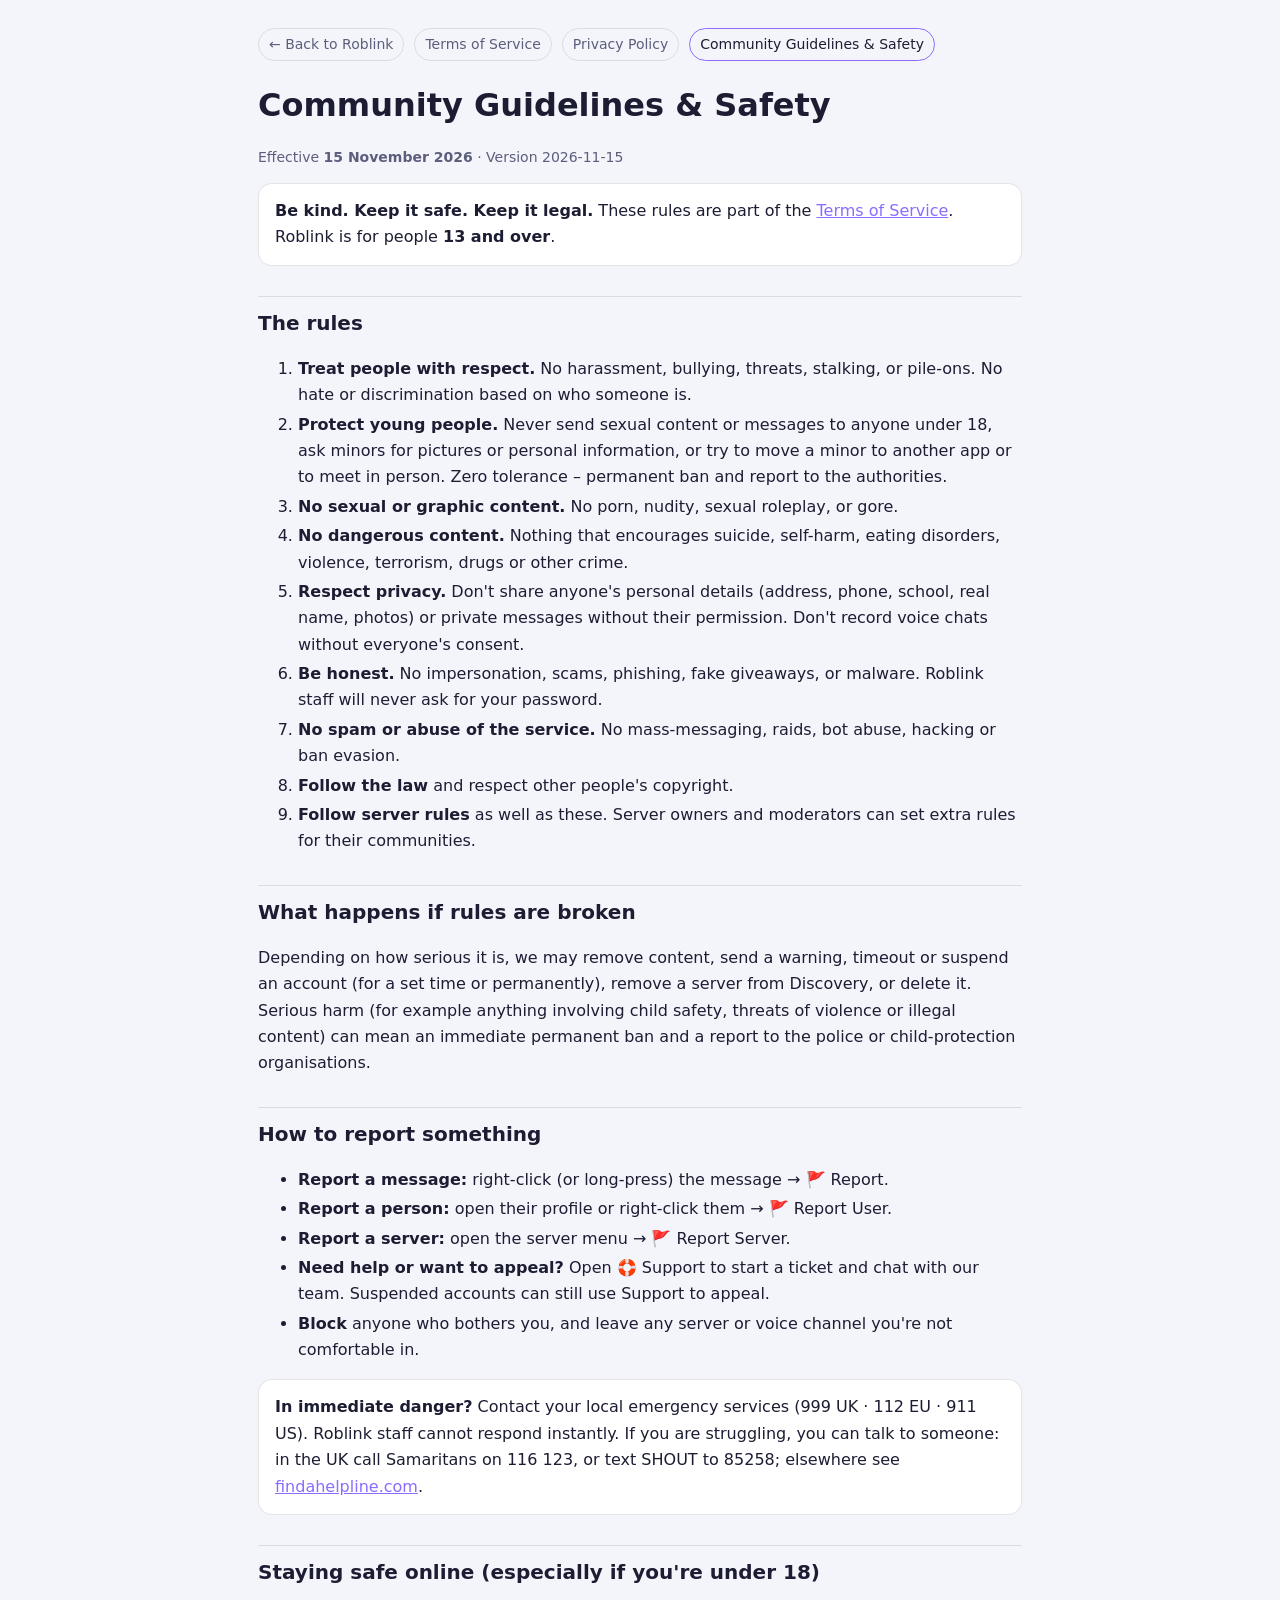
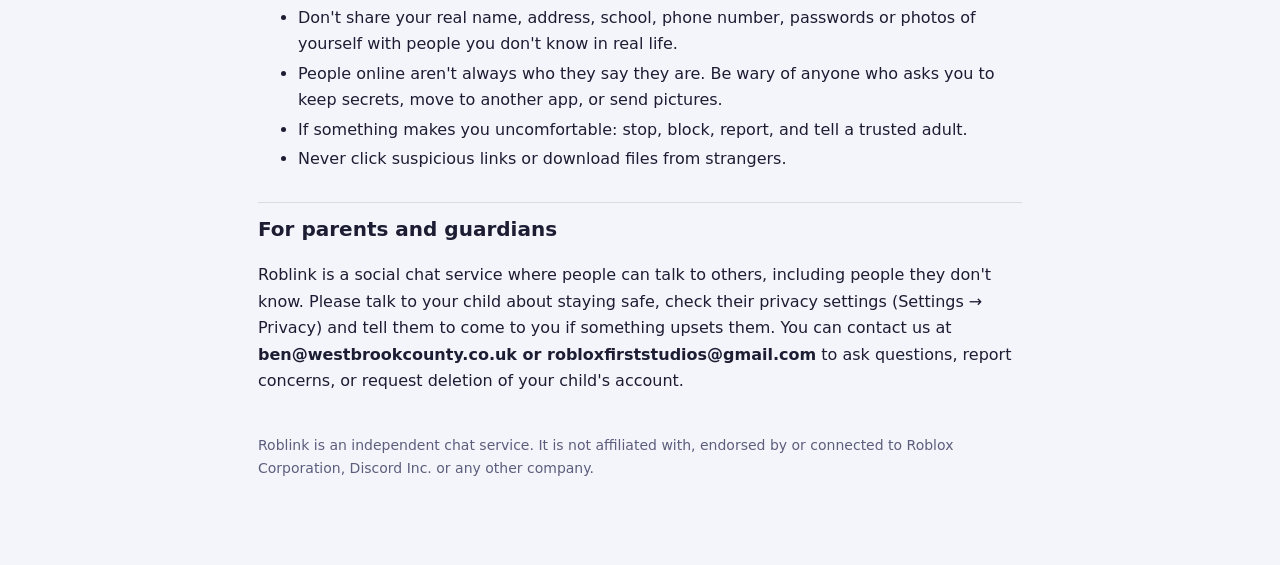
<file: guidelines.html>
<!doctype html><html lang="en"><head><meta charset="utf-8"><meta name="viewport" content="width=device-width,initial-scale=1"><title>Community Guidelines &amp; Safety – Roblink</title><style>
:root{--bg:#0f1020;--card:#171934;--text:#ececf8;--muted:#9a9cc0;--accent:#8b6cff;--line:rgba(255,255,255,.1)}
@media(prefers-color-scheme:light){:root{--bg:#f4f5fb;--card:#fff;--text:#1c1d33;--muted:#5c5e7c;--line:rgba(0,0,0,.1)}}
*{box-sizing:border-box}body{margin:0;background:var(--bg);color:var(--text);font:16px/1.65 Inter,'Segoe UI',system-ui,sans-serif}
.wrap{max-width:800px;margin:0 auto;padding:28px 18px 70px}
nav{display:flex;gap:10px;flex-wrap:wrap;font-size:14px;margin-bottom:18px}nav a{color:var(--muted);text-decoration:none;padding:4px 10px;border-radius:20px;border:1px solid var(--line)}nav a.on,nav a:hover{color:var(--text);border-color:var(--accent)}
h1{font-size:32px;margin:6px 0 4px}h2{font-size:20px;margin:30px 0 6px;padding-top:10px;border-top:1px solid var(--line)}
li{margin:3px 0}.muted{color:var(--muted);font-size:14px}a{color:var(--accent)}
.box{background:var(--card);border:1px solid var(--line);border-radius:14px;padding:14px 16px;margin:14px 0}
.warn{background:#4a1220;color:#ffd5db;border:1px solid #a3243c;border-radius:12px;padding:10px 14px;margin:0 0 16px;font-size:14px;display:none}
table{border-collapse:collapse;width:100%;font-size:14px}td,th{border:1px solid var(--line);padding:7px 9px;text-align:left;vertical-align:top}th{background:var(--card)}
</style></head><body><div class="wrap">
<nav><a href="index.html" class="">← Back to Roblink</a><a href="terms.html" class="">Terms of Service</a><a href="privacy.html" class="">Privacy Policy</a><a href="guidelines.html" class="on">Community Guidelines &amp; Safety</a></nav><div class="warn" id="cfgwarn">⚠️ Site owner: open <b>legal-config.js</b> and fill in your name, contact email and hosting region before launch. This notice disappears once you have.</div>
<h1>Community Guidelines &amp; Safety</h1><p class="muted">Effective <b><span data-l="effective"></span></b> · Version 2026-11-15</p>
<div class="box"><b>Be kind. Keep it safe. Keep it legal.</b> These rules are part of the <a href="terms.html">Terms of Service</a>. Roblink is for people <b>13 and over</b>.</div>

<h2>The rules</h2>
<ol>
<li><b>Treat people with respect.</b> No harassment, bullying, threats, stalking, or pile-ons. No hate or discrimination based on who someone is.</li>
<li><b>Protect young people.</b> Never send sexual content or messages to anyone under 18, ask minors for pictures or personal information, or try to move a minor to another app or to meet in person. Zero tolerance – permanent ban and report to the authorities.</li>
<li><b>No sexual or graphic content.</b> No porn, nudity, sexual roleplay, or gore.</li>
<li><b>No dangerous content.</b> Nothing that encourages suicide, self-harm, eating disorders, violence, terrorism, drugs or other crime.</li>
<li><b>Respect privacy.</b> Don't share anyone's personal details (address, phone, school, real name, photos) or private messages without their permission. Don't record voice chats without everyone's consent.</li>
<li><b>Be honest.</b> No impersonation, scams, phishing, fake giveaways, or malware. Roblink staff will never ask for your password.</li>
<li><b>No spam or abuse of the service.</b> No mass-messaging, raids, bot abuse, hacking or ban evasion.</li>
<li><b>Follow the law</b> and respect other people's copyright.</li>
<li><b>Follow server rules</b> as well as these. Server owners and moderators can set extra rules for their communities.</li>
</ol>

<h2>What happens if rules are broken</h2>
<p>Depending on how serious it is, we may remove content, send a warning, timeout or suspend an account (for a set time or permanently), remove a server from Discovery, or delete it. Serious harm (for example anything involving child safety, threats of violence or illegal content) can mean an immediate permanent ban and a report to the police or child-protection organisations.</p>

<h2>How to report something</h2>
<ul>
<li><b>Report a message:</b> right-click (or long-press) the message → 🚩 Report.</li>
<li><b>Report a person:</b> open their profile or right-click them → 🚩 Report User.</li>
<li><b>Report a server:</b> open the server menu → 🚩 Report Server.</li>
<li><b>Need help or want to appeal?</b> Open 🛟 Support to start a ticket and chat with our team. Suspended accounts can still use Support to appeal.</li>
<li><b>Block</b> anyone who bothers you, and leave any server or voice channel you're not comfortable in.</li>
</ul>
<div class="box"><b>In immediate danger?</b> Contact your local emergency services (999 UK · 112 EU · 911 US). Roblink staff cannot respond instantly. If you are struggling, you can talk to someone: in the UK call Samaritans on 116 123, or text SHOUT to 85258; elsewhere see <a href="https://findahelpline.com">findahelpline.com</a>.</div>

<h2>Staying safe online (especially if you're under 18)</h2>
<ul>
<li>Don't share your real name, address, school, phone number, passwords or photos of yourself with people you don't know in real life.</li>
<li>People online aren't always who they say they are. Be wary of anyone who asks you to keep secrets, move to another app, or send pictures.</li>
<li>If something makes you uncomfortable: stop, block, report, and tell a trusted adult.</li>
<li>Never click suspicious links or download files from strangers.</li>
</ul>

<h2>For parents and guardians</h2>
<p>Roblink is a social chat service where people can talk to others, including people they don't know. Please talk to your child about staying safe, check their privacy settings (Settings → Privacy) and tell them to come to you if something upsets them. You can contact us at <b><span data-l="email"></span></b> to ask questions, report concerns, or request deletion of your child's account.</p>
<p class="muted" style="margin-top:40px">Roblink is an independent chat service. It is not affiliated with, endorsed by or connected to Roblox Corporation, Discord Inc. or any other company.</p></div>
<script src="legal-config.js"></script><script>(function(){var L=window.LEGAL||{};document.querySelectorAll('[data-l]').forEach(function(e){var v=L[e.dataset.l];if(v)e.textContent=v});
var bad=['operator','email','region'].some(function(k){return !L[k]||String(L[k]).indexOf('[')>-1});if(bad)document.getElementById('cfgwarn').style.display='block'})()</script></body></html>
</file>
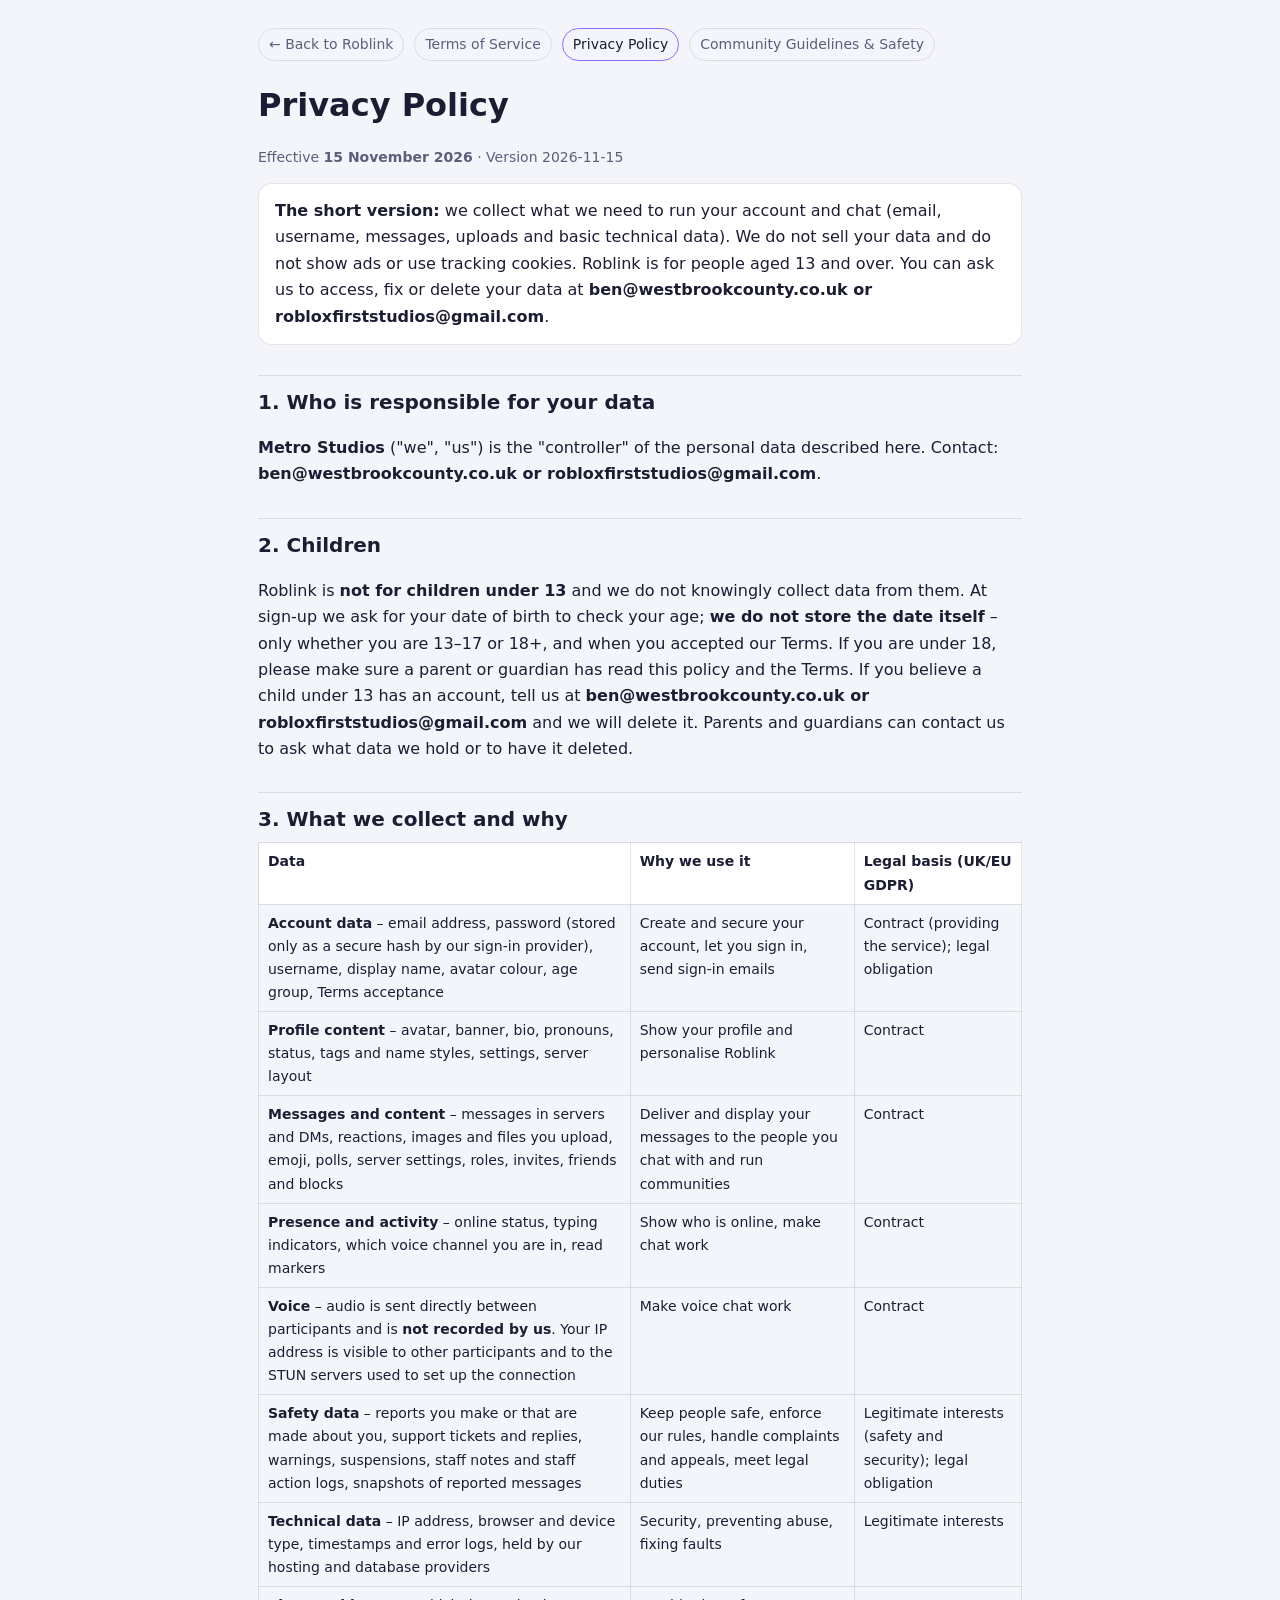
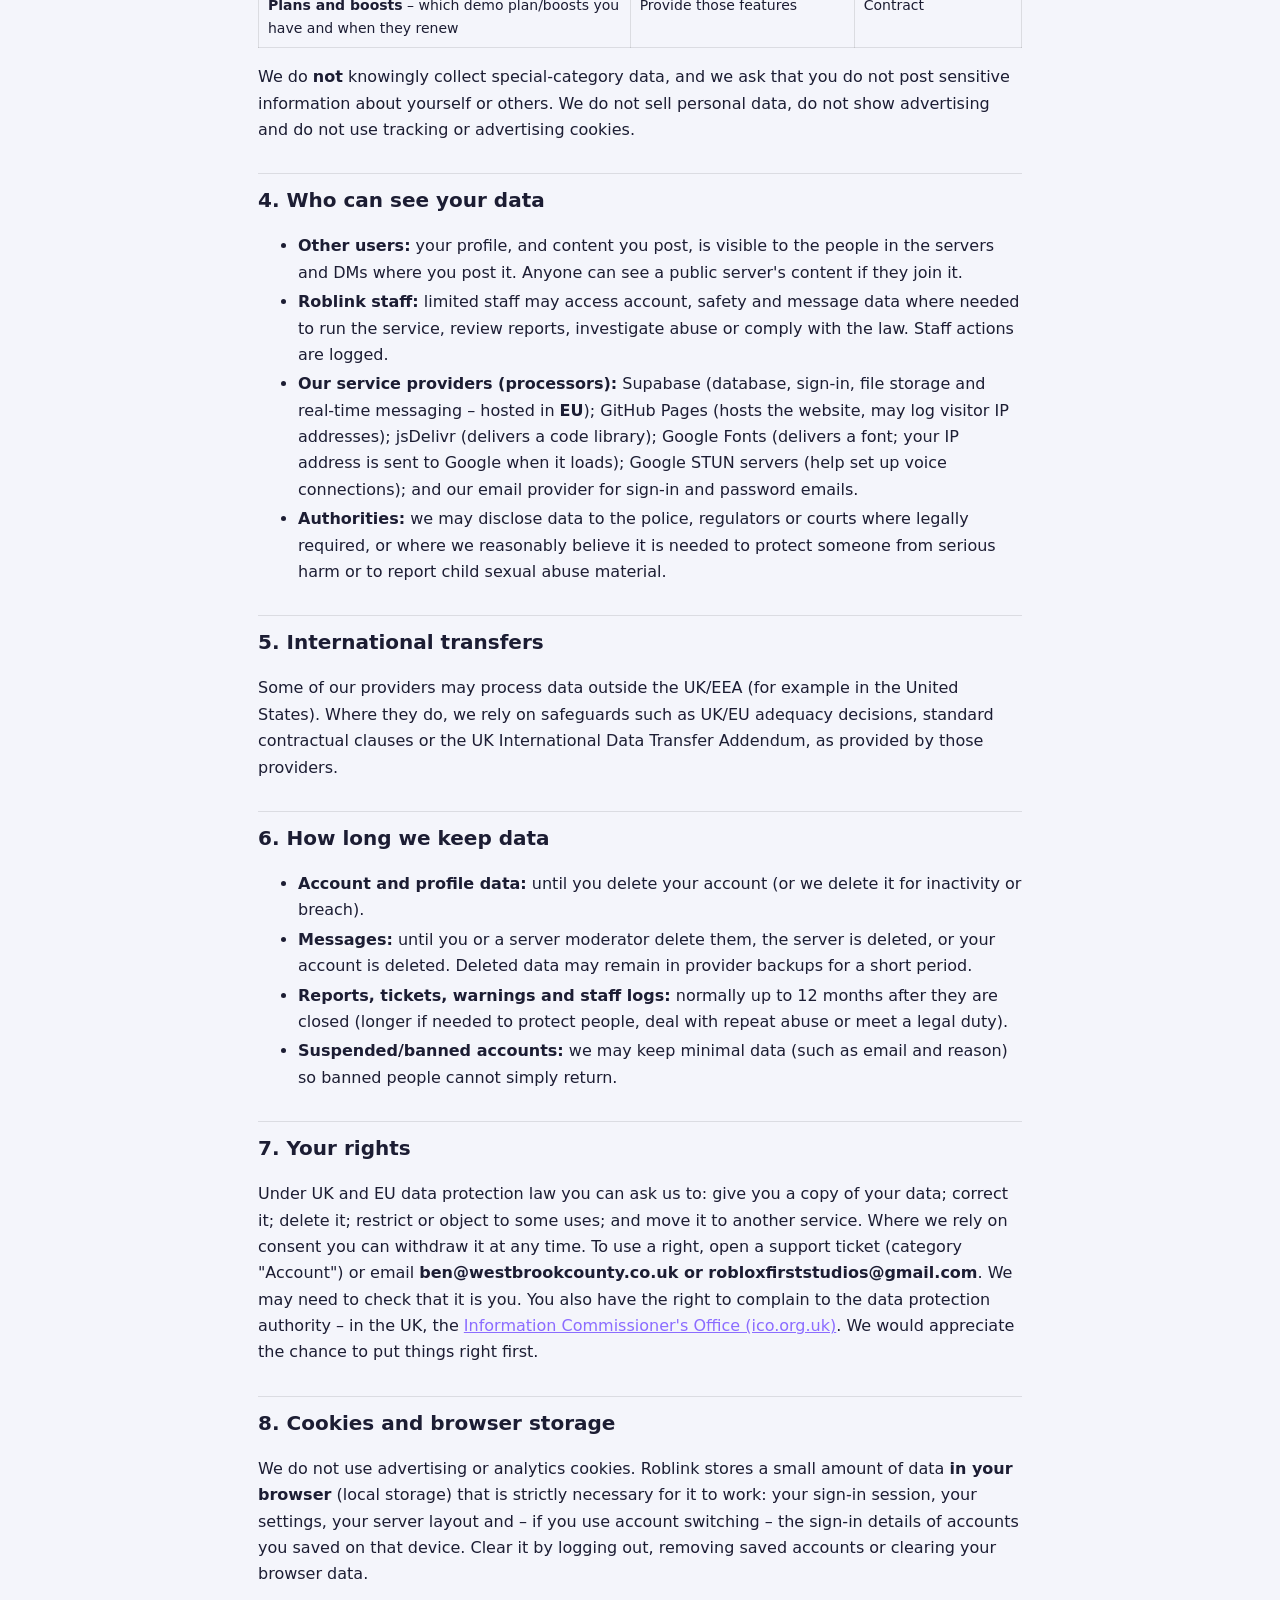
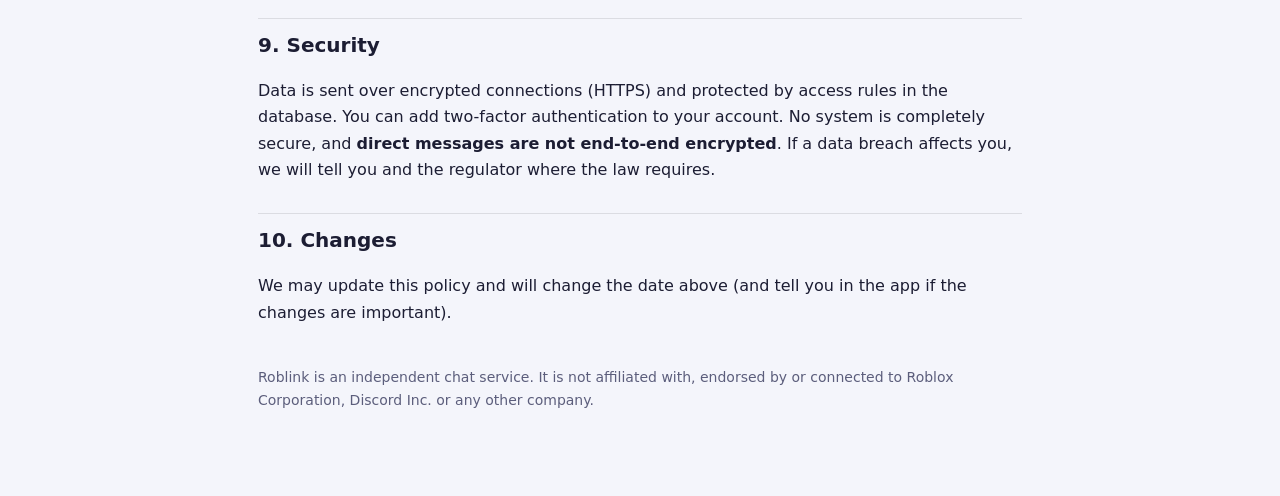
<file: privacy.html>
<!doctype html><html lang="en"><head><meta charset="utf-8"><meta name="viewport" content="width=device-width,initial-scale=1"><title>Privacy Policy – Roblink</title><style>
:root{--bg:#0f1020;--card:#171934;--text:#ececf8;--muted:#9a9cc0;--accent:#8b6cff;--line:rgba(255,255,255,.1)}
@media(prefers-color-scheme:light){:root{--bg:#f4f5fb;--card:#fff;--text:#1c1d33;--muted:#5c5e7c;--line:rgba(0,0,0,.1)}}
*{box-sizing:border-box}body{margin:0;background:var(--bg);color:var(--text);font:16px/1.65 Inter,'Segoe UI',system-ui,sans-serif}
.wrap{max-width:800px;margin:0 auto;padding:28px 18px 70px}
nav{display:flex;gap:10px;flex-wrap:wrap;font-size:14px;margin-bottom:18px}nav a{color:var(--muted);text-decoration:none;padding:4px 10px;border-radius:20px;border:1px solid var(--line)}nav a.on,nav a:hover{color:var(--text);border-color:var(--accent)}
h1{font-size:32px;margin:6px 0 4px}h2{font-size:20px;margin:30px 0 6px;padding-top:10px;border-top:1px solid var(--line)}
li{margin:3px 0}.muted{color:var(--muted);font-size:14px}a{color:var(--accent)}
.box{background:var(--card);border:1px solid var(--line);border-radius:14px;padding:14px 16px;margin:14px 0}
.warn{background:#4a1220;color:#ffd5db;border:1px solid #a3243c;border-radius:12px;padding:10px 14px;margin:0 0 16px;font-size:14px;display:none}
table{border-collapse:collapse;width:100%;font-size:14px}td,th{border:1px solid var(--line);padding:7px 9px;text-align:left;vertical-align:top}th{background:var(--card)}
</style></head><body><div class="wrap">
<nav><a href="index.html" class="">← Back to Roblink</a><a href="terms.html" class="">Terms of Service</a><a href="privacy.html" class="on">Privacy Policy</a><a href="guidelines.html" class="">Community Guidelines &amp; Safety</a></nav><div class="warn" id="cfgwarn">⚠️ Site owner: open <b>legal-config.js</b> and fill in your name, contact email and hosting region before launch. This notice disappears once you have.</div>
<h1>Privacy Policy</h1><p class="muted">Effective <b><span data-l="effective"></span></b> · Version 2026-11-15</p>
<div class="box"><b>The short version:</b> we collect what we need to run your account and chat (email, username, messages, uploads and basic technical data). We do not sell your data and do not show ads or use tracking cookies. Roblink is for people aged 13 and over. You can ask us to access, fix or delete your data at <b><span data-l="email"></span></b>.</div>

<h2>1. Who is responsible for your data</h2>
<p><b><span data-l="operator"></span></b> ("we", "us") is the "controller" of the personal data described here. Contact: <b><span data-l="email"></span></b>. <span data-l="address"></span></p>

<h2>2. Children</h2>
<p>Roblink is <b>not for children under 13</b> and we do not knowingly collect data from them. At sign-up we ask for your date of birth to check your age; <b>we do not store the date itself</b> – only whether you are 13–17 or 18+, and when you accepted our Terms. If you are under 18, please make sure a parent or guardian has read this policy and the Terms. If you believe a child under 13 has an account, tell us at <b><span data-l="email"></span></b> and we will delete it. Parents and guardians can contact us to ask what data we hold or to have it deleted.</p>

<h2>3. What we collect and why</h2>
<table><tr><th>Data</th><th>Why we use it</th><th>Legal basis (UK/EU GDPR)</th></tr>
<tr><td><b>Account data</b> – email address, password (stored only as a secure hash by our sign-in provider), username, display name, avatar colour, age group, Terms acceptance</td><td>Create and secure your account, let you sign in, send sign-in emails</td><td>Contract (providing the service); legal obligation</td></tr>
<tr><td><b>Profile content</b> – avatar, banner, bio, pronouns, status, tags and name styles, settings, server layout</td><td>Show your profile and personalise Roblink</td><td>Contract</td></tr>
<tr><td><b>Messages and content</b> – messages in servers and DMs, reactions, images and files you upload, emoji, polls, server settings, roles, invites, friends and blocks</td><td>Deliver and display your messages to the people you chat with and run communities</td><td>Contract</td></tr>
<tr><td><b>Presence and activity</b> – online status, typing indicators, which voice channel you are in, read markers</td><td>Show who is online, make chat work</td><td>Contract</td></tr>
<tr><td><b>Voice</b> – audio is sent directly between participants and is <b>not recorded by us</b>. Your IP address is visible to other participants and to the STUN servers used to set up the connection</td><td>Make voice chat work</td><td>Contract</td></tr>
<tr><td><b>Safety data</b> – reports you make or that are made about you, support tickets and replies, warnings, suspensions, staff notes and staff action logs, snapshots of reported messages</td><td>Keep people safe, enforce our rules, handle complaints and appeals, meet legal duties</td><td>Legitimate interests (safety and security); legal obligation</td></tr>
<tr><td><b>Technical data</b> – IP address, browser and device type, timestamps and error logs, held by our hosting and database providers</td><td>Security, preventing abuse, fixing faults</td><td>Legitimate interests</td></tr>
<tr><td><b>Plans and boosts</b> – which demo plan/boosts you have and when they renew</td><td>Provide those features</td><td>Contract</td></tr></table>
<p>We do <b>not</b> knowingly collect special-category data, and we ask that you do not post sensitive information about yourself or others. We do not sell personal data, do not show advertising and do not use tracking or advertising cookies.</p>

<h2>4. Who can see your data</h2>
<ul>
<li><b>Other users:</b> your profile, and content you post, is visible to the people in the servers and DMs where you post it. Anyone can see a public server's content if they join it.</li>
<li><b>Roblink staff:</b> limited staff may access account, safety and message data where needed to run the service, review reports, investigate abuse or comply with the law. Staff actions are logged.</li>
<li><b>Our service providers (processors):</b> Supabase (database, sign-in, file storage and real-time messaging – hosted in <b><span data-l="region"></span></b>); GitHub Pages (hosts the website, may log visitor IP addresses); jsDelivr (delivers a code library); Google Fonts (delivers a font; your IP address is sent to Google when it loads); Google STUN servers (help set up voice connections); and our email provider for sign-in and password emails.</li>
<li><b>Authorities:</b> we may disclose data to the police, regulators or courts where legally required, or where we reasonably believe it is needed to protect someone from serious harm or to report child sexual abuse material.</li>
</ul>

<h2>5. International transfers</h2>
<p>Some of our providers may process data outside the UK/EEA (for example in the United States). Where they do, we rely on safeguards such as UK/EU adequacy decisions, standard contractual clauses or the UK International Data Transfer Addendum, as provided by those providers.</p>

<h2>6. How long we keep data</h2>
<ul>
<li><b>Account and profile data:</b> until you delete your account (or we delete it for inactivity or breach).</li>
<li><b>Messages:</b> until you or a server moderator delete them, the server is deleted, or your account is deleted. Deleted data may remain in provider backups for a short period.</li>
<li><b>Reports, tickets, warnings and staff logs:</b> normally up to 12 months after they are closed (longer if needed to protect people, deal with repeat abuse or meet a legal duty).</li>
<li><b>Suspended/banned accounts:</b> we may keep minimal data (such as email and reason) so banned people cannot simply return.</li>
</ul>

<h2>7. Your rights</h2>
<p>Under UK and EU data protection law you can ask us to: give you a copy of your data; correct it; delete it; restrict or object to some uses; and move it to another service. Where we rely on consent you can withdraw it at any time. To use a right, open a support ticket (category "Account") or email <b><span data-l="email"></span></b>. We may need to check that it is you. You also have the right to complain to the data protection authority – in the UK, the <a href="https://ico.org.uk/make-a-complaint/">Information Commissioner's Office (ico.org.uk)</a>. We would appreciate the chance to put things right first.</p>

<h2>8. Cookies and browser storage</h2>
<p>We do not use advertising or analytics cookies. Roblink stores a small amount of data <b>in your browser</b> (local storage) that is strictly necessary for it to work: your sign-in session, your settings, your server layout and – if you use account switching – the sign-in details of accounts you saved on that device. Clear it by logging out, removing saved accounts or clearing your browser data.</p>

<h2>9. Security</h2>
<p>Data is sent over encrypted connections (HTTPS) and protected by access rules in the database. You can add two-factor authentication to your account. No system is completely secure, and <b>direct messages are not end-to-end encrypted</b>. If a data breach affects you, we will tell you and the regulator where the law requires.</p>

<h2>10. Changes</h2>
<p>We may update this policy and will change the date above (and tell you in the app if the changes are important).</p>
<p class="muted" style="margin-top:40px">Roblink is an independent chat service. It is not affiliated with, endorsed by or connected to Roblox Corporation, Discord Inc. or any other company.</p></div>
<script src="legal-config.js"></script><script>(function(){var L=window.LEGAL||{};document.querySelectorAll('[data-l]').forEach(function(e){var v=L[e.dataset.l];if(v)e.textContent=v});
var bad=['operator','email','region'].some(function(k){return !L[k]||String(L[k]).indexOf('[')>-1});if(bad)document.getElementById('cfgwarn').style.display='block'})()</script></body></html>
</file>
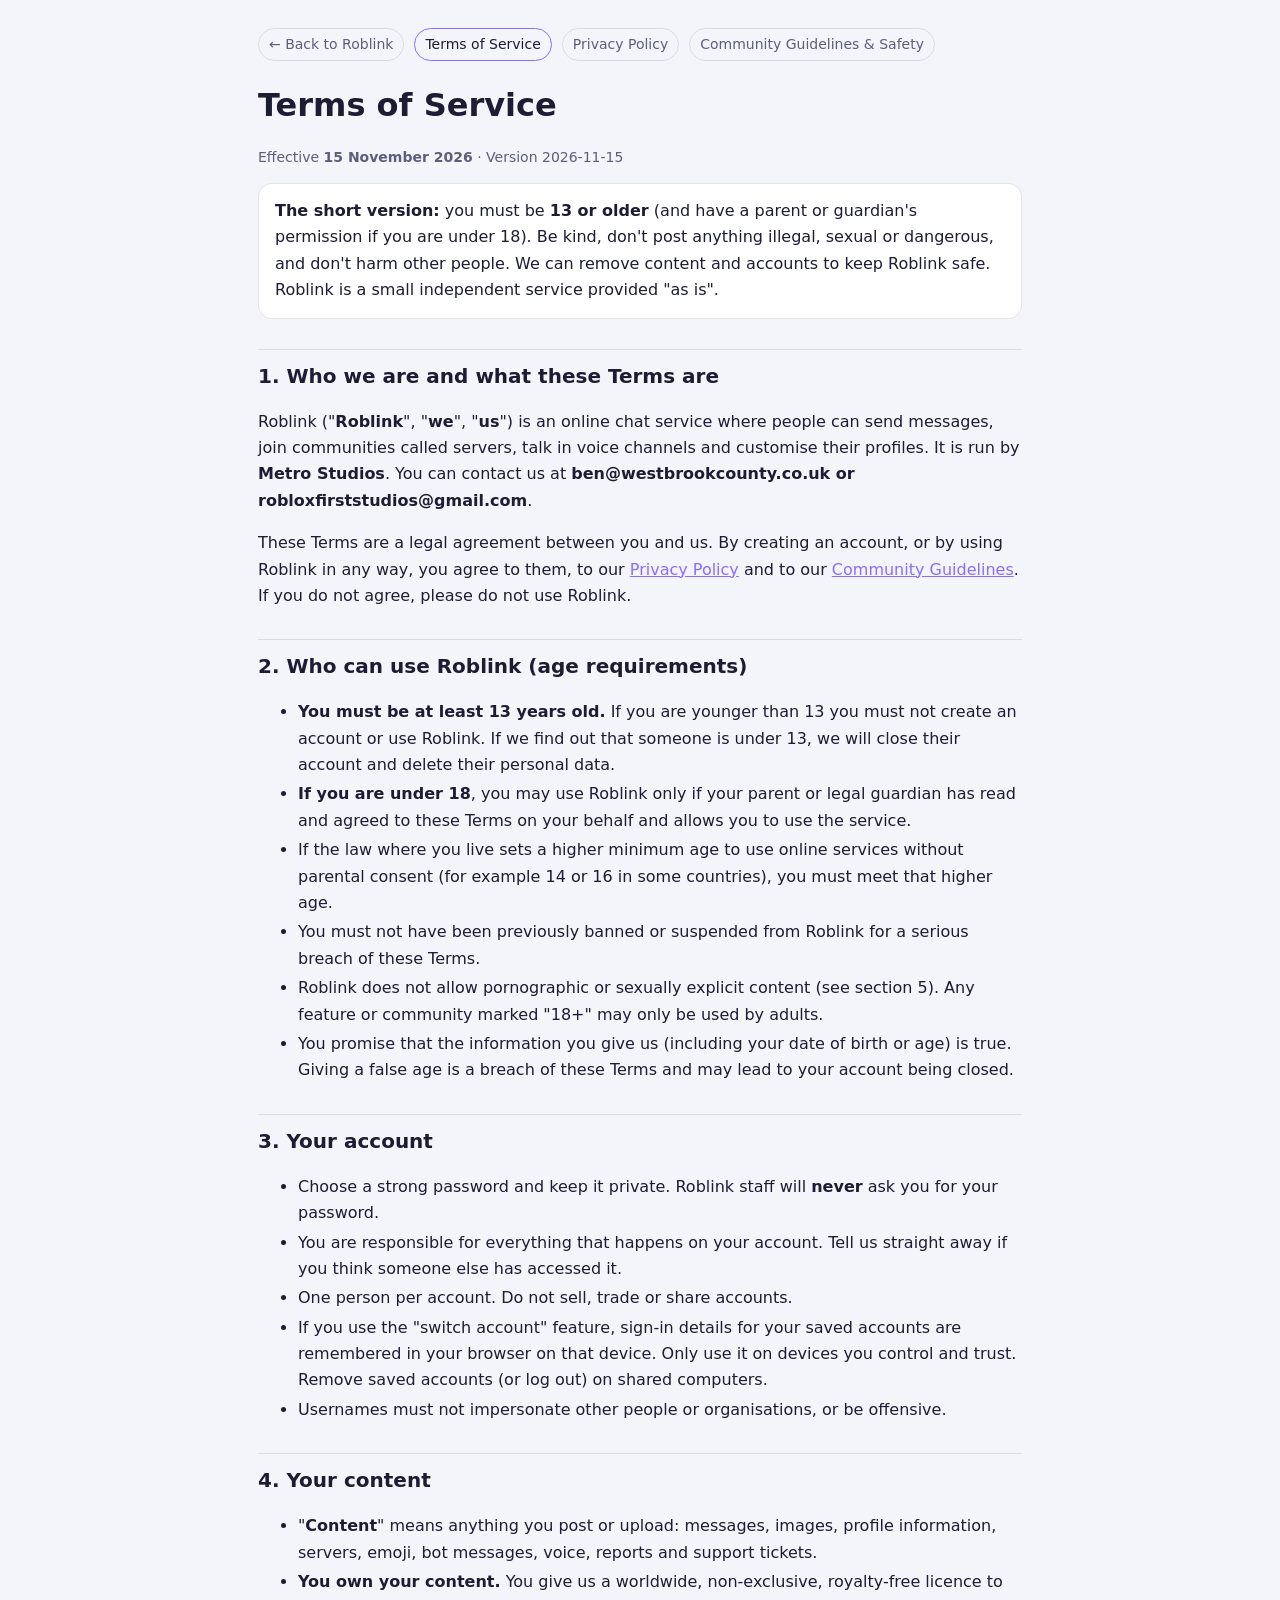
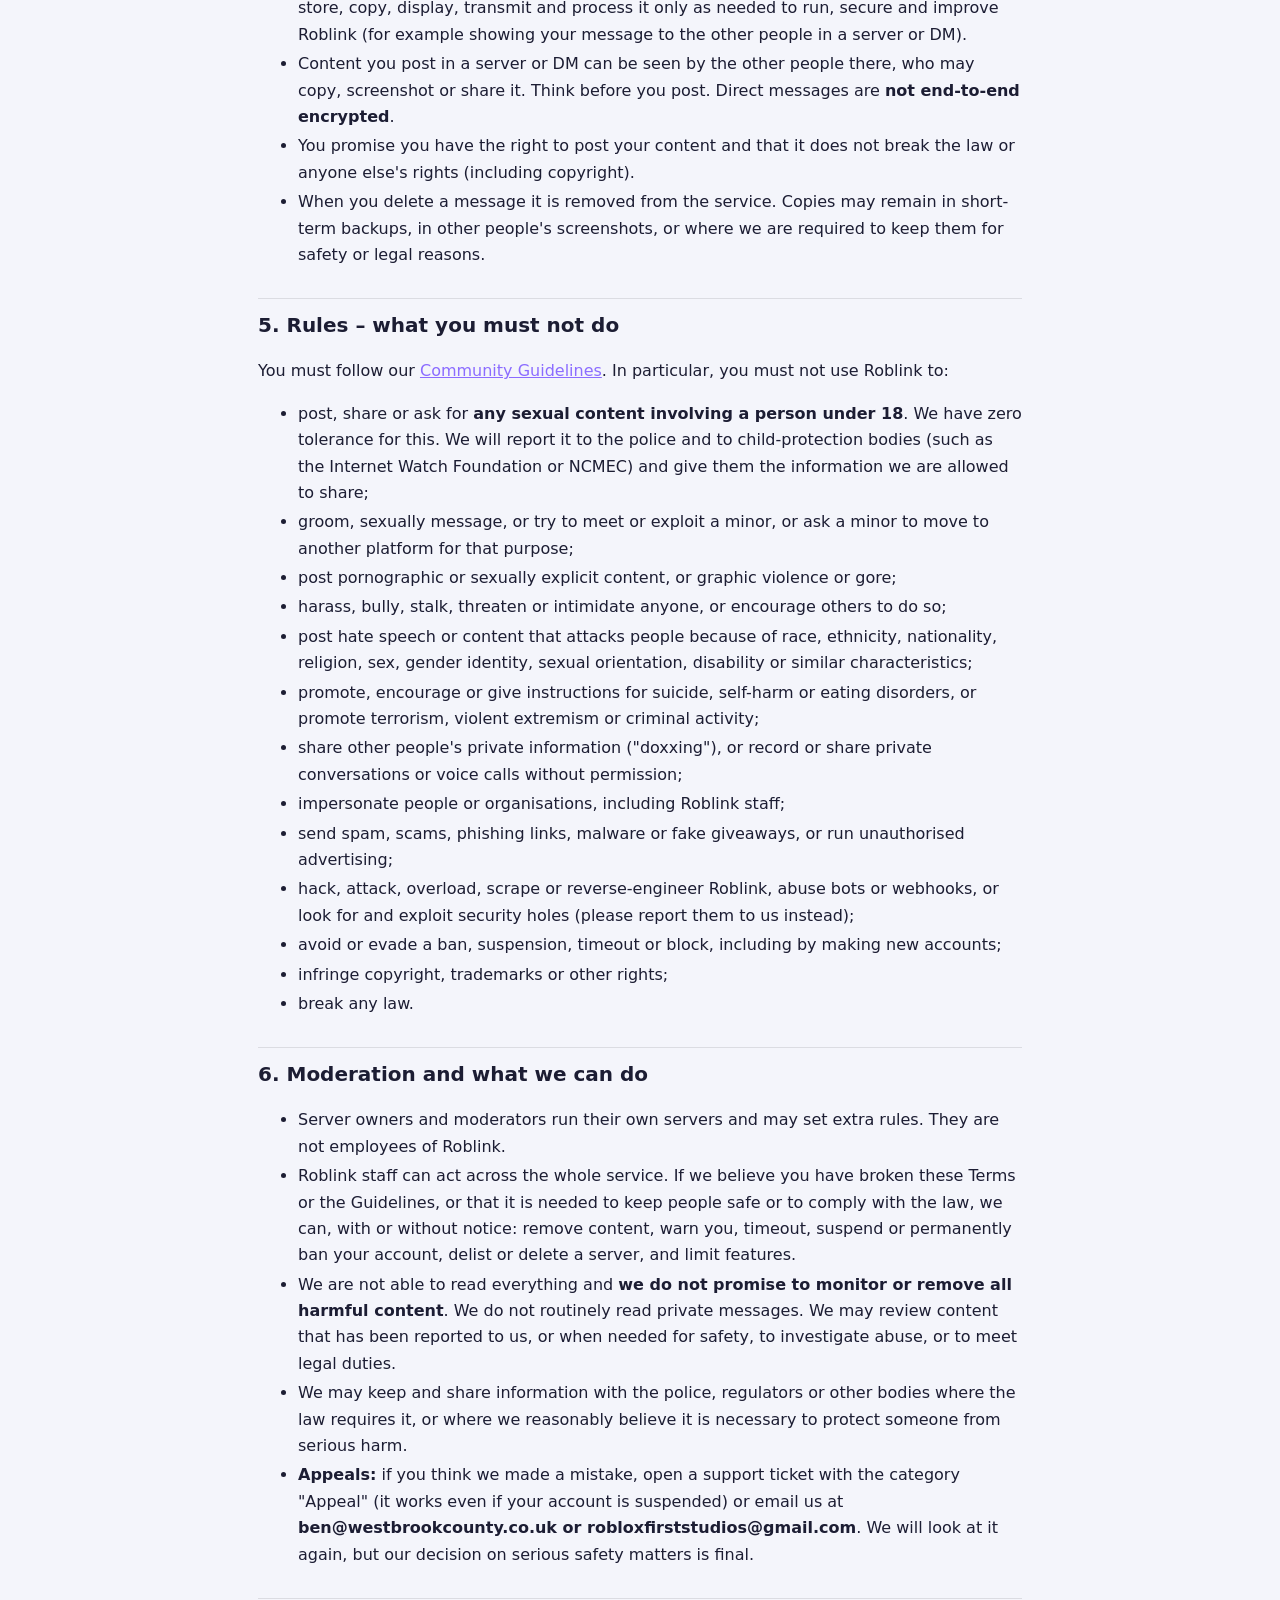
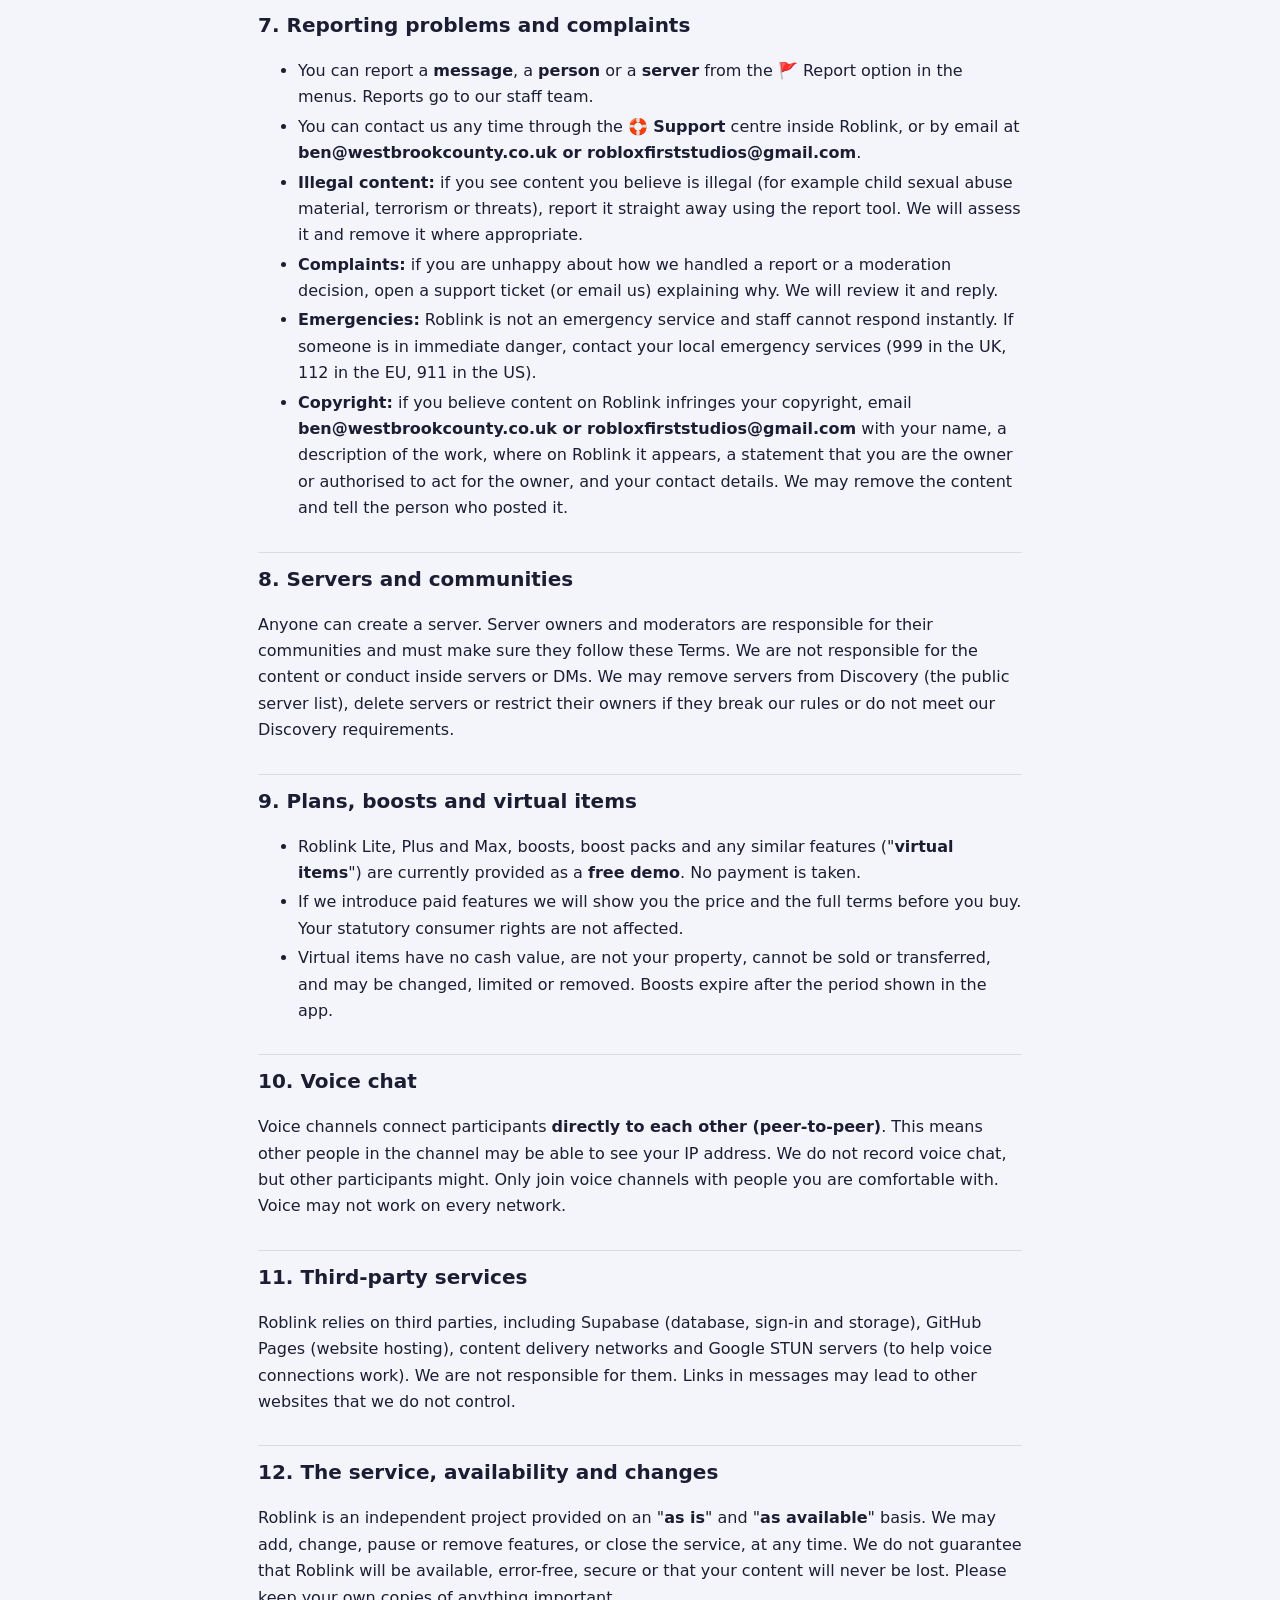
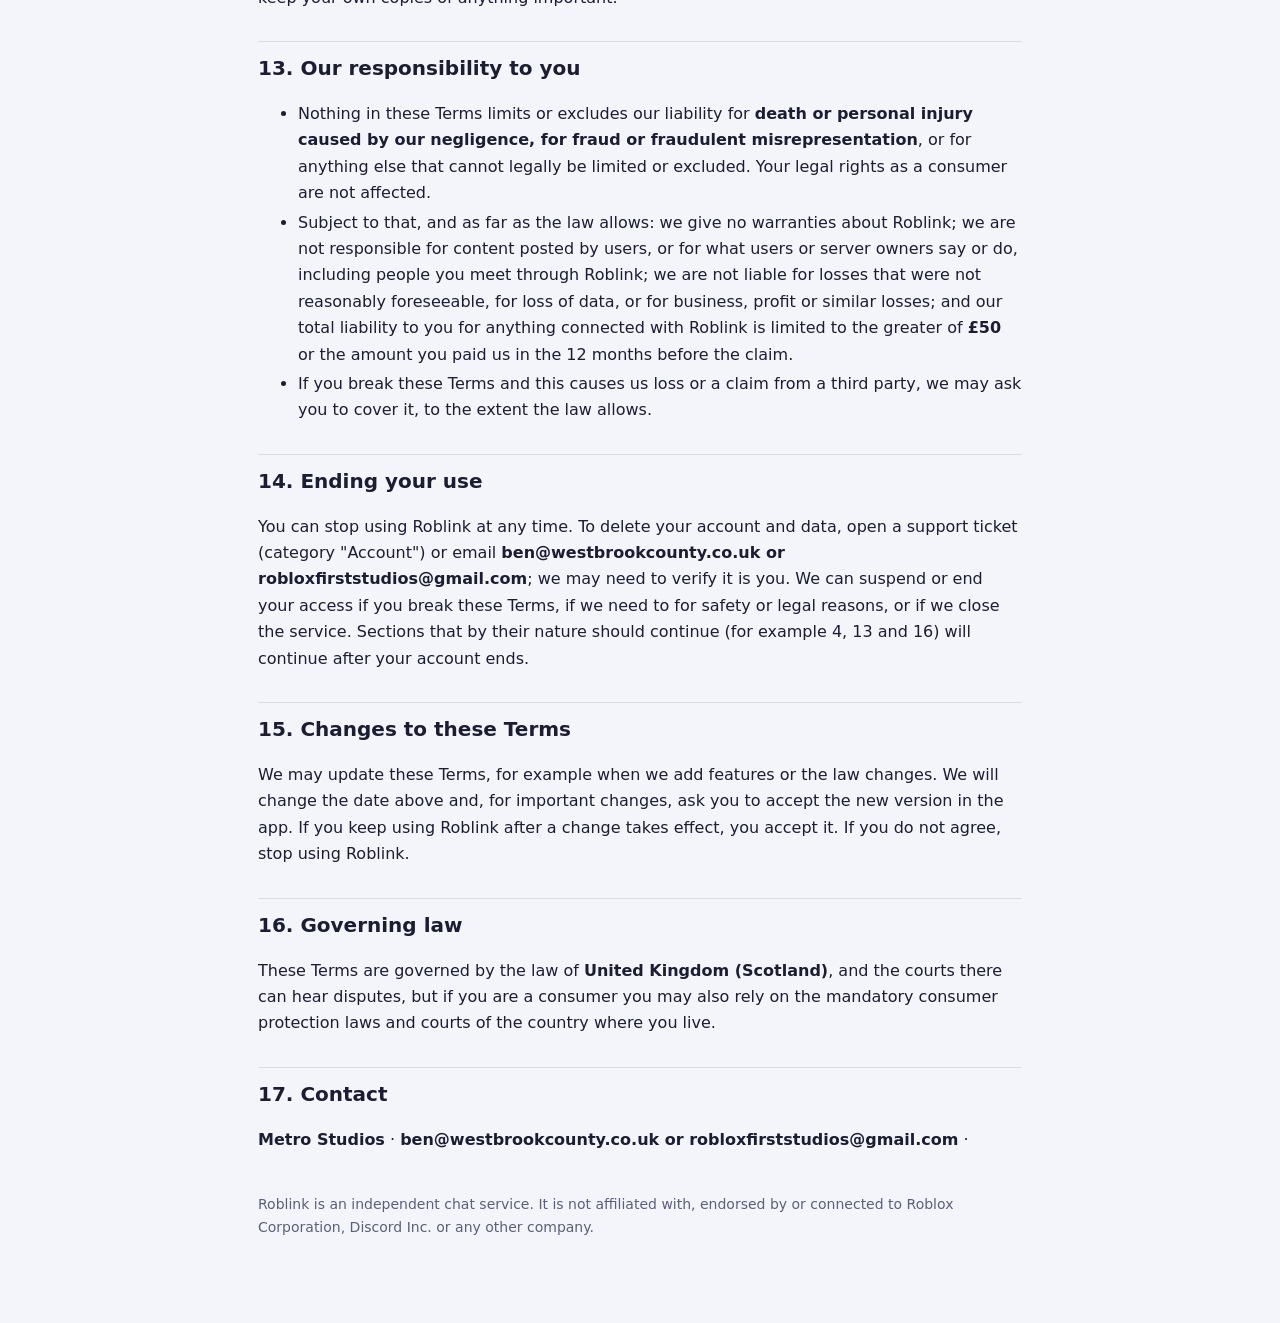
<file: terms.html>
<!doctype html><html lang="en"><head><meta charset="utf-8"><meta name="viewport" content="width=device-width,initial-scale=1"><title>Terms of Service – Roblink</title><style>
:root{--bg:#0f1020;--card:#171934;--text:#ececf8;--muted:#9a9cc0;--accent:#8b6cff;--line:rgba(255,255,255,.1)}
@media(prefers-color-scheme:light){:root{--bg:#f4f5fb;--card:#fff;--text:#1c1d33;--muted:#5c5e7c;--line:rgba(0,0,0,.1)}}
*{box-sizing:border-box}body{margin:0;background:var(--bg);color:var(--text);font:16px/1.65 Inter,'Segoe UI',system-ui,sans-serif}
.wrap{max-width:800px;margin:0 auto;padding:28px 18px 70px}
nav{display:flex;gap:10px;flex-wrap:wrap;font-size:14px;margin-bottom:18px}nav a{color:var(--muted);text-decoration:none;padding:4px 10px;border-radius:20px;border:1px solid var(--line)}nav a.on,nav a:hover{color:var(--text);border-color:var(--accent)}
h1{font-size:32px;margin:6px 0 4px}h2{font-size:20px;margin:30px 0 6px;padding-top:10px;border-top:1px solid var(--line)}
li{margin:3px 0}.muted{color:var(--muted);font-size:14px}a{color:var(--accent)}
.box{background:var(--card);border:1px solid var(--line);border-radius:14px;padding:14px 16px;margin:14px 0}
.warn{background:#4a1220;color:#ffd5db;border:1px solid #a3243c;border-radius:12px;padding:10px 14px;margin:0 0 16px;font-size:14px;display:none}
table{border-collapse:collapse;width:100%;font-size:14px}td,th{border:1px solid var(--line);padding:7px 9px;text-align:left;vertical-align:top}th{background:var(--card)}
</style></head><body><div class="wrap">
<nav><a href="index.html" class="">← Back to Roblink</a><a href="terms.html" class="on">Terms of Service</a><a href="privacy.html" class="">Privacy Policy</a><a href="guidelines.html" class="">Community Guidelines &amp; Safety</a></nav><div class="warn" id="cfgwarn">⚠️ Site owner: open <b>legal-config.js</b> and fill in your name, contact email and hosting region before launch. This notice disappears once you have.</div>
<h1>Terms of Service</h1><p class="muted">Effective <b><span data-l="effective"></span></b> · Version 2026-11-15</p>
<div class="box"><b>The short version:</b> you must be <b>13 or older</b> (and have a parent or guardian's permission if you are under 18). Be kind, don't post anything illegal, sexual or dangerous, and don't harm other people. We can remove content and accounts to keep Roblink safe. Roblink is a small independent service provided "as is".</div>

<h2>1. Who we are and what these Terms are</h2>
<p>Roblink ("<b>Roblink</b>", "<b>we</b>", "<b>us</b>") is an online chat service where people can send messages, join communities called servers, talk in voice channels and customise their profiles. It is run by <b><span data-l="operator"></span></b>. You can contact us at <b><span data-l="email"></span></b>.</p>
<p>These Terms are a legal agreement between you and us. By creating an account, or by using Roblink in any way, you agree to them, to our <a href="privacy.html">Privacy Policy</a> and to our <a href="guidelines.html">Community Guidelines</a>. If you do not agree, please do not use Roblink.</p>

<h2>2. Who can use Roblink (age requirements)</h2>
<ul>
<li><b>You must be at least 13 years old.</b> If you are younger than 13 you must not create an account or use Roblink. If we find out that someone is under 13, we will close their account and delete their personal data.</li>
<li><b>If you are under 18</b>, you may use Roblink only if your parent or legal guardian has read and agreed to these Terms on your behalf and allows you to use the service.</li>
<li>If the law where you live sets a higher minimum age to use online services without parental consent (for example 14 or 16 in some countries), you must meet that higher age.</li>
<li>You must not have been previously banned or suspended from Roblink for a serious breach of these Terms.</li>
<li>Roblink does not allow pornographic or sexually explicit content (see section 5). Any feature or community marked "18+" may only be used by adults.</li>
<li>You promise that the information you give us (including your date of birth or age) is true. Giving a false age is a breach of these Terms and may lead to your account being closed.</li>
</ul>

<h2>3. Your account</h2>
<ul>
<li>Choose a strong password and keep it private. Roblink staff will <b>never</b> ask you for your password.</li>
<li>You are responsible for everything that happens on your account. Tell us straight away if you think someone else has accessed it.</li>
<li>One person per account. Do not sell, trade or share accounts.</li>
<li>If you use the "switch account" feature, sign-in details for your saved accounts are remembered in your browser on that device. Only use it on devices you control and trust. Remove saved accounts (or log out) on shared computers.</li>
<li>Usernames must not impersonate other people or organisations, or be offensive.</li>
</ul>

<h2>4. Your content</h2>
<ul>
<li>"<b>Content</b>" means anything you post or upload: messages, images, profile information, servers, emoji, bot messages, voice, reports and support tickets.</li>
<li><b>You own your content.</b> You give us a worldwide, non-exclusive, royalty-free licence to store, copy, display, transmit and process it only as needed to run, secure and improve Roblink (for example showing your message to the other people in a server or DM).</li>
<li>Content you post in a server or DM can be seen by the other people there, who may copy, screenshot or share it. Think before you post. Direct messages are <b>not end-to-end encrypted</b>.</li>
<li>You promise you have the right to post your content and that it does not break the law or anyone else's rights (including copyright).</li>
<li>When you delete a message it is removed from the service. Copies may remain in short-term backups, in other people's screenshots, or where we are required to keep them for safety or legal reasons.</li>
</ul>

<h2>5. Rules – what you must not do</h2>
<p>You must follow our <a href="guidelines.html">Community Guidelines</a>. In particular, you must not use Roblink to:</p>
<ul>
<li>post, share or ask for <b>any sexual content involving a person under 18</b>. We have zero tolerance for this. We will report it to the police and to child-protection bodies (such as the Internet Watch Foundation or NCMEC) and give them the information we are allowed to share;</li>
<li>groom, sexually message, or try to meet or exploit a minor, or ask a minor to move to another platform for that purpose;</li>
<li>post pornographic or sexually explicit content, or graphic violence or gore;</li>
<li>harass, bully, stalk, threaten or intimidate anyone, or encourage others to do so;</li>
<li>post hate speech or content that attacks people because of race, ethnicity, nationality, religion, sex, gender identity, sexual orientation, disability or similar characteristics;</li>
<li>promote, encourage or give instructions for suicide, self-harm or eating disorders, or promote terrorism, violent extremism or criminal activity;</li>
<li>share other people's private information ("doxxing"), or record or share private conversations or voice calls without permission;</li>
<li>impersonate people or organisations, including Roblink staff;</li>
<li>send spam, scams, phishing links, malware or fake giveaways, or run unauthorised advertising;</li>
<li>hack, attack, overload, scrape or reverse-engineer Roblink, abuse bots or webhooks, or look for and exploit security holes (please report them to us instead);</li>
<li>avoid or evade a ban, suspension, timeout or block, including by making new accounts;</li>
<li>infringe copyright, trademarks or other rights;</li>
<li>break any law.</li>
</ul>

<h2>6. Moderation and what we can do</h2>
<ul>
<li>Server owners and moderators run their own servers and may set extra rules. They are not employees of Roblink.</li>
<li>Roblink staff can act across the whole service. If we believe you have broken these Terms or the Guidelines, or that it is needed to keep people safe or to comply with the law, we can, with or without notice: remove content, warn you, timeout, suspend or permanently ban your account, delist or delete a server, and limit features.</li>
<li>We are not able to read everything and <b>we do not promise to monitor or remove all harmful content</b>. We do not routinely read private messages. We may review content that has been reported to us, or when needed for safety, to investigate abuse, or to meet legal duties.</li>
<li>We may keep and share information with the police, regulators or other bodies where the law requires it, or where we reasonably believe it is necessary to protect someone from serious harm.</li>
<li><b>Appeals:</b> if you think we made a mistake, open a support ticket with the category "Appeal" (it works even if your account is suspended) or email us at <b><span data-l="email"></span></b>. We will look at it again, but our decision on serious safety matters is final.</li>
</ul>

<h2>7. Reporting problems and complaints</h2>
<ul>
<li>You can report a <b>message</b>, a <b>person</b> or a <b>server</b> from the 🚩 Report option in the menus. Reports go to our staff team.</li>
<li>You can contact us any time through the 🛟 <b>Support</b> centre inside Roblink, or by email at <b><span data-l="email"></span></b>.</li>
<li><b>Illegal content:</b> if you see content you believe is illegal (for example child sexual abuse material, terrorism or threats), report it straight away using the report tool. We will assess it and remove it where appropriate.</li>
<li><b>Complaints:</b> if you are unhappy about how we handled a report or a moderation decision, open a support ticket (or email us) explaining why. We will review it and reply.</li>
<li><b>Emergencies:</b> Roblink is not an emergency service and staff cannot respond instantly. If someone is in immediate danger, contact your local emergency services (999 in the UK, 112 in the EU, 911 in the US).</li>
<li><b>Copyright:</b> if you believe content on Roblink infringes your copyright, email <b><span data-l="email"></span></b> with your name, a description of the work, where on Roblink it appears, a statement that you are the owner or authorised to act for the owner, and your contact details. We may remove the content and tell the person who posted it.</li>
</ul>

<h2>8. Servers and communities</h2>
<p>Anyone can create a server. Server owners and moderators are responsible for their communities and must make sure they follow these Terms. We are not responsible for the content or conduct inside servers or DMs. We may remove servers from Discovery (the public server list), delete servers or restrict their owners if they break our rules or do not meet our Discovery requirements.</p>

<h2>9. Plans, boosts and virtual items</h2>
<ul>
<li>Roblink Lite, Plus and Max, boosts, boost packs and any similar features ("<b>virtual items</b>") are currently provided as a <b>free demo</b>. No payment is taken.</li>
<li>If we introduce paid features we will show you the price and the full terms before you buy. Your statutory consumer rights are not affected.</li>
<li>Virtual items have no cash value, are not your property, cannot be sold or transferred, and may be changed, limited or removed. Boosts expire after the period shown in the app.</li>
</ul>

<h2>10. Voice chat</h2>
<p>Voice channels connect participants <b>directly to each other (peer-to-peer)</b>. This means other people in the channel may be able to see your IP address. We do not record voice chat, but other participants might. Only join voice channels with people you are comfortable with. Voice may not work on every network.</p>

<h2>11. Third-party services</h2>
<p>Roblink relies on third parties, including Supabase (database, sign-in and storage), GitHub Pages (website hosting), content delivery networks and Google STUN servers (to help voice connections work). We are not responsible for them. Links in messages may lead to other websites that we do not control.</p>

<h2>12. The service, availability and changes</h2>
<p>Roblink is an independent project provided on an "<b>as is</b>" and "<b>as available</b>" basis. We may add, change, pause or remove features, or close the service, at any time. We do not guarantee that Roblink will be available, error-free, secure or that your content will never be lost. Please keep your own copies of anything important.</p>

<h2>13. Our responsibility to you</h2>
<ul>
<li>Nothing in these Terms limits or excludes our liability for <b>death or personal injury caused by our negligence, for fraud or fraudulent misrepresentation</b>, or for anything else that cannot legally be limited or excluded. Your legal rights as a consumer are not affected.</li>
<li>Subject to that, and as far as the law allows: we give no warranties about Roblink; we are not responsible for content posted by users, or for what users or server owners say or do, including people you meet through Roblink; we are not liable for losses that were not reasonably foreseeable, for loss of data, or for business, profit or similar losses; and our total liability to you for anything connected with Roblink is limited to the greater of <b>£50</b> or the amount you paid us in the 12 months before the claim.</li>
<li>If you break these Terms and this causes us loss or a claim from a third party, we may ask you to cover it, to the extent the law allows.</li>
</ul>

<h2>14. Ending your use</h2>
<p>You can stop using Roblink at any time. To delete your account and data, open a support ticket (category "Account") or email <b><span data-l="email"></span></b>; we may need to verify it is you. We can suspend or end your access if you break these Terms, if we need to for safety or legal reasons, or if we close the service. Sections that by their nature should continue (for example 4, 13 and 16) will continue after your account ends.</p>

<h2>15. Changes to these Terms</h2>
<p>We may update these Terms, for example when we add features or the law changes. We will change the date above and, for important changes, ask you to accept the new version in the app. If you keep using Roblink after a change takes effect, you accept it. If you do not agree, stop using Roblink.</p>

<h2>16. Governing law</h2>
<p>These Terms are governed by the law of <b><span data-l="country"></span></b>, and the courts there can hear disputes, but if you are a consumer you may also rely on the mandatory consumer protection laws and courts of the country where you live.</p>

<h2>17. Contact</h2>
<p><b><span data-l="operator"></span></b> · <b><span data-l="email"></span></b> · <span data-l="address"></span></p>
<p class="muted" style="margin-top:40px">Roblink is an independent chat service. It is not affiliated with, endorsed by or connected to Roblox Corporation, Discord Inc. or any other company.</p></div>
<script src="legal-config.js"></script><script>(function(){var L=window.LEGAL||{};document.querySelectorAll('[data-l]').forEach(function(e){var v=L[e.dataset.l];if(v)e.textContent=v});
var bad=['operator','email','region'].some(function(k){return !L[k]||String(L[k]).indexOf('[')>-1});if(bad)document.getElementById('cfgwarn').style.display='block'})()</script></body></html>
</file>
